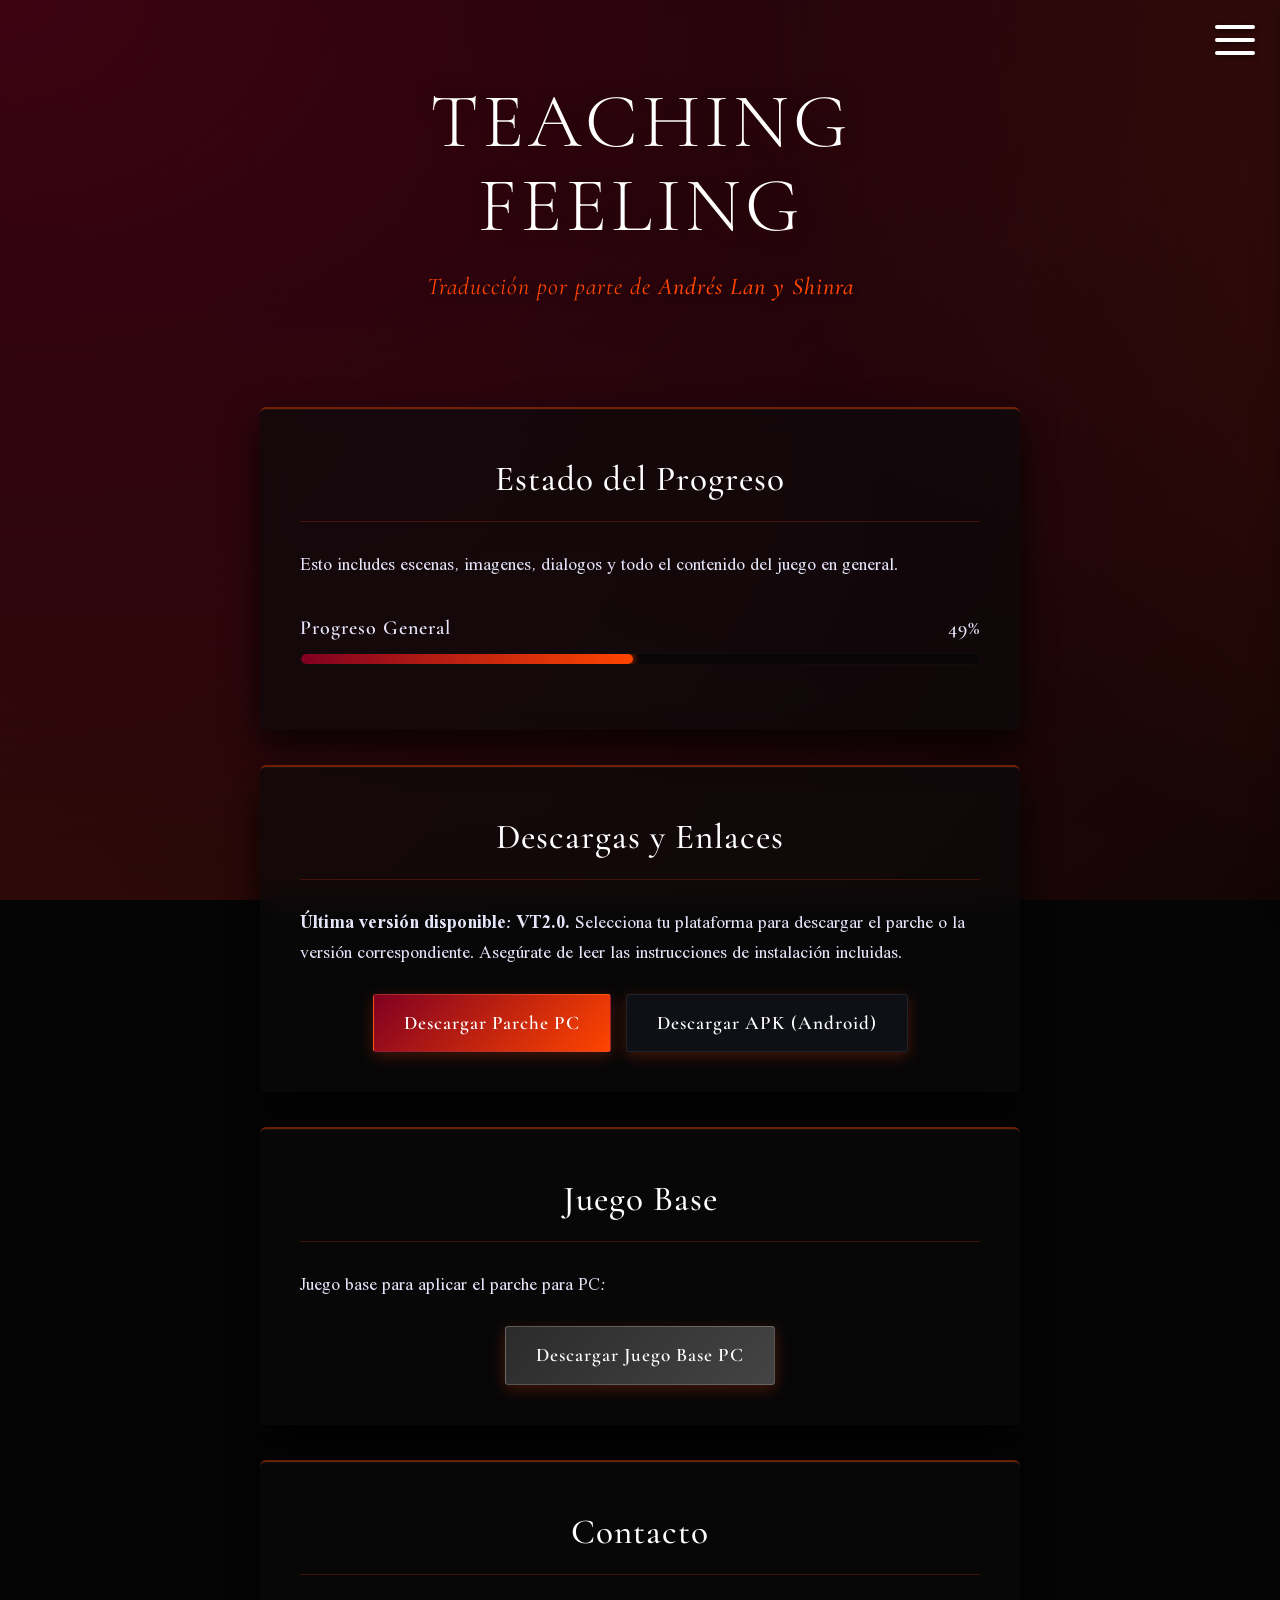
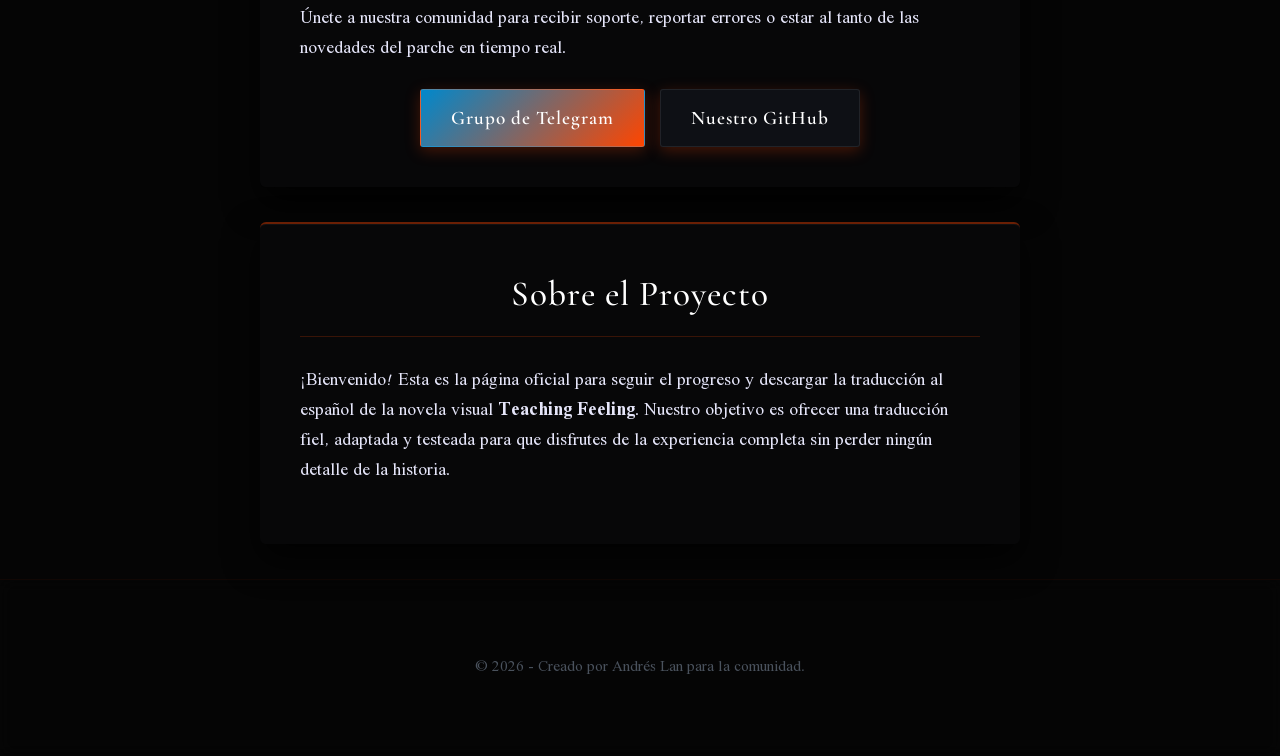
<file: index.html>
<!DOCTYPE html>
<html lang="es">
<head>
    <!-- ==========================================================================
       ⚙️ CONFIGURACIÓN METADATOS Y CONTROL MÓVIL
       ========================================================================== -->
    <meta charset="UTF-8">
    <meta name="viewport" content="width=device-width, initial-scale=1.0, maximum-scale=1.0, user-scalable=no">
    
    <meta property="og:title" content="Teaching Feeling - Traducción al Español por Andrés Lan y Shinra">
    <meta property="og:description" content="Progreso actual al 49%, descargas del parche para PC y APK de Android. ¡Comunidad oficial en español!">
    <meta property="og:url" content="https://andreslan327.github.io/Teaching-Feeling_5.0-Spanish/">
    <meta property="og:image" content="https://andreslan327.github.io/Teaching-Feeling_5.0-Spanish/preview.png">
    <meta property="og:type" content="website">

    <title>Teaching Feeling - Traducción al Español</title>
    <link rel="stylesheet" href="style.css">
    
    <style>
        header .subtitle a {
            color: var(--accent-color);
            text-decoration: none;
            font-weight: 500;
            transition: color 0.3s ease;
        }
        header .subtitle a:hover {
            color: #ffffff;
            text-shadow: 0 0 10px var(--accent-color);
        }
    </style>
</head>
<body>

    <!-- ==========================================================================
       🍔 BOTÓN TRES RAYITAS Y MENÚ DESPLEGABLE
       ========================================================================== -->
    <div class="menu-toggle" id="menuToggle">
        <span></span>
        <span></span>
        <span></span>
    </div>

    <nav class="sidebar-menu" id="sidebarMenu">
        <div class="menu-header">Navegación</div>
        <ul>
            <li><a href="index.html" class="active">Inicio</a></li>
            <li><a href="galery.html">Galería de Fotos</a></li>
            <li><a href="licence.html">Licencia</a></li>
        </ul>
    </nav>
    
    <div class="menu-overlay" id="menuOverlay"></div>

    <!-- ==========================================================================
       👑 ENCABEZADO PRINCIPAL
       ========================================================================== -->
    <header>
        <h1>Teaching Feeling</h1>
        <p class="subtitle">Traducción por parte de <a href="https://www.youtube.com/@andres_lan2969" target="_blank">Andrés Lan y Shinra</a></p>
    </header>

    <!-- ==========================================================================
       📦 CONTENEDOR DE CUADROS PRINCIPALES
       ========================================================================== -->
    <div class="container">

        <!-- 📊 CUADRO 1: ESTADO DEL PROGRESO -->
        <section id="progress">
            <h2>Estado del Progreso</h2>
            <p>Esto includes escenas, imagenes, dialogos y todo el contenido del juego en general.</p>
            
            <div class="progress-wrapper" style="margin-top: 30px;">
                <div class="progress-label">
                    <span class="highlight">Progreso General</span>
                    <span class="highlight">49%</span>
                </div>
                <div class="progress-bar-bg">
                    <div class="progress-bar-fill" style="width: 49%;"></div>
                </div>
            </div>
        </section>

        <!-- 📥 CUADRO 2: DESCARGAS Y ENLACES (PARCHES ACTUALIZADOS VT2.0) -->
        <section id="download">
            <h2>Descargas y Enlaces</h2>
            <p style="margin-bottom: 15px;"><strong>Última versión disponible: VT2.0.</strong> Selecciona tu plataforma para descargar el parche o la versión correspondiente. Asegúrate de leer las instrucciones de instalación incluidas.</p>
            <div class="btn-container">
                <a href="https://github.com/Andreslan327/Teaching-Feeling_5.0-Spanish/releases/download/VT2.0/TeachingFeeling_Spanish_Patch_VT2.0.zip" class="btn" target="_blank">Descargar Parche PC</a>
                <a href="https://download2388.mediafire.com/xrw2aewt4hugL1myqYc4m24K_lFUhEHc2mc3Mvq_heKAXQbD6YUf-btj7n6kgKDgbP67wtTXeB9D3a9RBpcR4tpdR4XtJ3J91yJUimbEkgJKYj4IJ5rumYG4FUSDOZWy8IsFoL67nNnYplD8oWgoWQ6eYOd4bpZRlcA60-9I5QZz/c6exymmckmnv1p4/Teaching+Feeling+5.0+espa%C3%B1ol.apk" class="btn btn-secondary" target="_blank">Descargar APK (Android)</a>
            </div>
        </section>

        <!-- 🎮 CUADRO 3: NUEVA SECCIÓN JUEGO BASE -->
        <section id="base-game">
            <h2>Juego Base</h2>
            <p style="margin-bottom: 15px;">Juego base para aplicar el parche para PC:</p>
            <div class="btn-container">
                <a href="https://download938.mediafire.com/ginh9jtq1klg6lejc2Kfh9UVuRDCXlPN-Xddw11SnQLim5rt9Yg2jh8zcW4z1oQ2ehKLTOpDvVVnqVOF9utJaq1GyONbITGdLvGNYp3M0sRpTHdS0L436333Lo4EzvZQcV7E3ba9mJFGCxg2_Yl_ag8iHjY02E_-F1pfLSXX_cjz/fl798dyw2dgef0u/Teaching+Feeling+5.0-Base-En.zip" class="btn" target="_blank" style="background: linear-gradient(135deg, #2b2b2b, #444444); border: 1px solid rgba(255, 255, 255, 0.2);">Descargar Juego Base PC</a>
            </div>
        </section>

        <!-- 💬 CUADRO 4: CONTACTO Y COMUNIDAD -->
        <section id="contact">
            <h2>Contacto</h2>
            <p>Únete a nuestra comunidad para recibir soporte, reportar errores o estar al tanto de las novedades del parche en tiempo real.</p>
            <div class="btn-container">
                <a href="https://t.me/+kTbMTQbJQuFhNDE5" class="btn" target="_blank" style="background: linear-gradient(135deg, #0088cc, var(--accent-color));">Grupo de Telegram</a>
                <a href="https://github.com/Andreslan327/Teaching-Feeling_5.0-Spanish" class="btn btn-secondary" target="_blank">Nuestro GitHub</a>
            </div>
        </section>

        <!-- 📜 CUADRO 5: SOBRE EL PROYECTO -->
        <section id="about">
            <h2>Sobre el Proyecto</h2>
            <p>¡Bienvenido! Esta es la página oficial para seguir el progreso y descargar la traducción al español de la novela visual <strong>Teaching Feeling</strong>. Nuestro objetivo es ofrecer una traducción fiel, adaptada y testeada para que disfrutes de la experiencia completa sin perder ningún detalle de la historia.</p>
        </section>

    </div>

    <!-- ==========================================================================
       🩸 PIE DE PÁGINA
       ========================================================================== -->
    <footer>
        <p>&copy; 2026 - Creado por Andrés Lan para la comunidad.</p>
    </footer>

    <!-- ==========================================================================
       🕹️ SCRIPT INTERACTIVO PARA EL MENÚ
       ========================================================================== -->
    <script>
        const menuToggle = document.getElementById('menuToggle');
        const sidebarMenu = document.getElementById('sidebarMenu');
        const menuOverlay = document.getElementById('menuOverlay');

        menuToggle.addEventListener('click', () => {
            menuToggle.classList.toggle('open');
            sidebarMenu.classList.toggle('open');
            menuOverlay.classList.toggle('open');
        });

        menuOverlay.addEventListener('click', () => {
            menuToggle.classList.remove('open');
            sidebarMenu.classList.remove('open');
            menuOverlay.classList.remove('open');
        });
    </script>

</body>
</html>
</file>
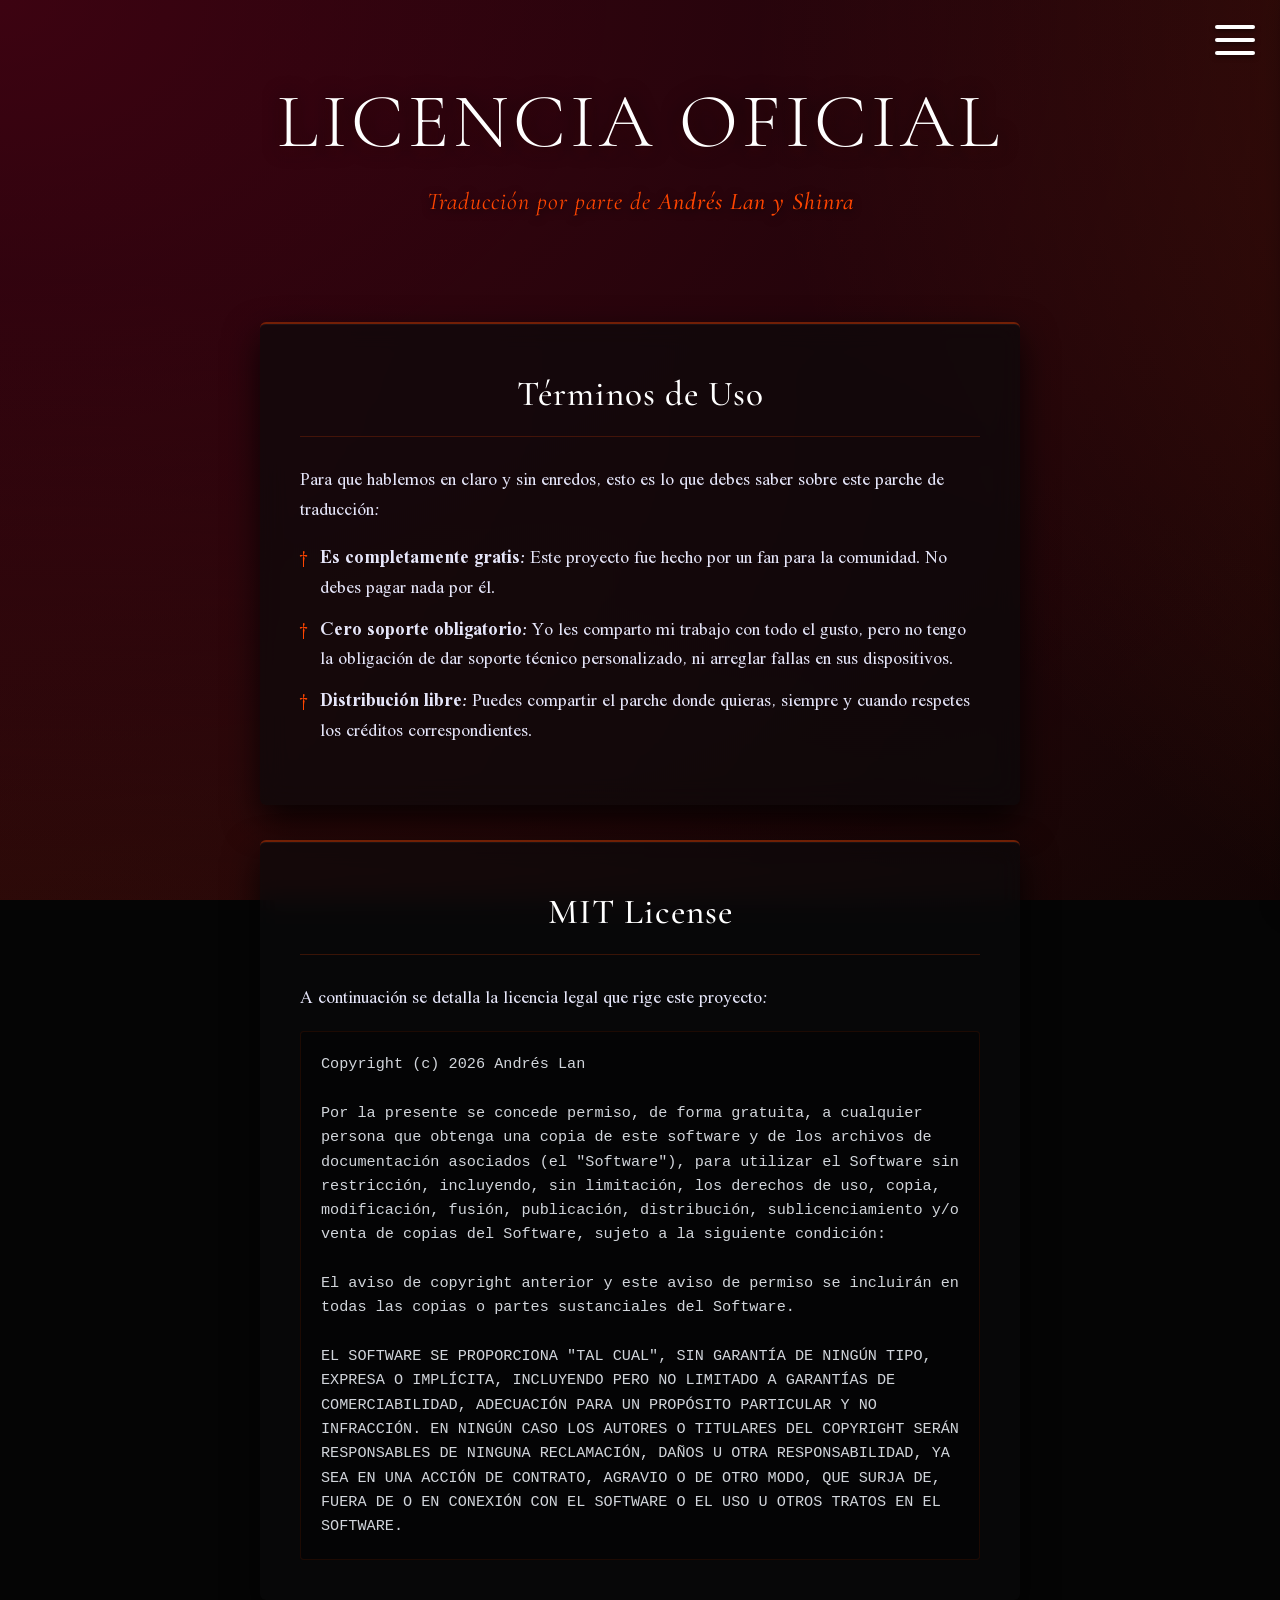
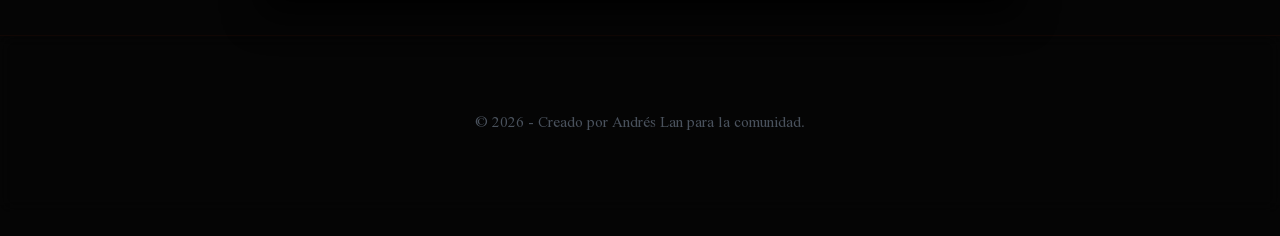
<file: licence.html>
<!DOCTYPE html>
<html lang="es">
<head>
    <meta charset="UTF-8">
    <meta name="viewport" content="width=device-width, initial-scale=1.0, maximum-scale=1.0, user-scalable=no">
    
    <meta property="og:title" content="Licencia Oficial - Teaching Feeling Spanish">
    <meta property="og:description" content="Términos de uso y exención de responsabilidad de la traducción por Andrés Lan y Shinra.">
    <meta property="og:url" content="https://andreslan327.github.io/Teaching-Feeling_5.0-Spanish/licence.html">
    <meta property="og:image" content="https://andreslan327.github.io/Teaching-Feeling_5.0-Spanish/preview.png">
    <meta property="og:type" content="website">

    <title>Licencia - Teaching Feeling Spanish</title>
    <link rel="stylesheet" href="style.css">
    
    <style>
        header .subtitle a {
            color: var(--accent-color);
            text-decoration: none;
            font-weight: 500;
            transition: color 0.3s ease;
        }
        header .subtitle a:hover {
            color: #ffffff;
            text-shadow: 0 0 10px var(--accent-color);
        }
        /* Estilo especial para que el texto legal de la licencia resalte en bloque */
        .legal-text {
            font-family: monospace;
            background-color: rgba(0, 0, 0, 0.4);
            padding: 20px;
            border-radius: 4px;
            border: 1px solid rgba(255, 69, 0, 0.1);
            color: #d1d5db;
            font-size: 0.95rem;
            line-height: 1.6;
            white-space: pre-wrap; /* Mantiene los saltos de línea del texto legal */
        }
    </style>
</head>
<body>

    <div class="menu-toggle" id="menuToggle">
        <span></span>
        <span></span>
        <span></span>
    </div>

    <nav class="sidebar-menu" id="sidebarMenu">
        <div class="menu-header">Navegación</div>
        <ul>
            <li><a href="index.html">Inicio</a></li>
            <li><a href="galery.html">Galería de Fotos</a></li>
            <li><a href="licence.html" class="active">Licencia</a></li> 
        </ul>
    </nav>
    
    <div class="menu-overlay" id="menuOverlay"></div>

    <header>
        <h1>Licencia Oficial</h1>
        <p class="subtitle">Traducción por parte de <a href="https://www.youtube.com/@andres_lan2969" target="_blank">Andrés Lan y Shinra</a></p>
    </header>

    <div class="container">

        <section id="explication">
            <h2>Términos de Uso</h2>
            <p>Para que hablemos en claro y sin enredos, esto es lo que debes saber sobre este parche de traducción:</p>
            <ul>
                <li><strong>Es completamente gratis:</strong> Este proyecto fue hecho por un fan para la comunidad. No debes pagar nada por él.</li>
                <li><strong>Cero soporte obligatorio:</strong> Yo les comparto mi trabajo con todo el gusto, pero no tengo la obligación de dar soporte técnico personalizado, ni arreglar fallas en sus dispositivos.</li>
                <li><strong>Distribución libre:</strong> Puedes compartir el parche donde quieras, siempre y cuando respetes los créditos correspondientes.</li>
            </ul>
        </section>

        <section id="mit-text">
            <h2>MIT License</h2>
            <p>A continuación se detalla la licencia legal que rige este proyecto:</p>
            
            <div class="legal-text">Copyright (c) 2026 Andrés Lan

Por la presente se concede permiso, de forma gratuita, a cualquier persona que obtenga una copia de este software y de los archivos de documentación asociados (el "Software"), para utilizar el Software sin restricción, incluyendo, sin limitación, los derechos de uso, copia, modificación, fusión, publicación, distribución, sublicenciamiento y/o venta de copias del Software, sujeto a la siguiente condición:

El aviso de copyright anterior y este aviso de permiso se incluirán en todas las copias o partes sustanciales del Software.

EL SOFTWARE SE PROPORCIONA "TAL CUAL", SIN GARANTÍA DE NINGÚN TIPO, EXPRESA O IMPLÍCITA, INCLUYENDO PERO NO LIMITADO A GARANTÍAS DE COMERCIABILIDAD, ADECUACIÓN PARA UN PROPÓSITO PARTICULAR Y NO INFRACCIÓN. EN NINGÚN CASO LOS AUTORES O TITULARES DEL COPYRIGHT SERÁN RESPONSABLES DE NINGUNA RECLAMACIÓN, DAÑOS U OTRA RESPONSABILIDAD, YA SEA EN UNA ACCIÓN DE CONTRATO, AGRAVIO O DE OTRO MODO, QUE SURJA DE, FUERA DE O EN CONEXIÓN CON EL SOFTWARE O EL USO U OTROS TRATOS EN EL SOFTWARE.</div>
        </section>

    </div>

    <footer>
        <p>&copy; 2026 - Creado por Andrés Lan para la comunidad.</p>
    </footer>

    <script>
        const menuToggle = document.getElementById('menuToggle');
        const sidebarMenu = document.getElementById('sidebarMenu');
        const menuOverlay = document.getElementById('menuOverlay');

        menuToggle.addEventListener('click', () => {
            menuToggle.classList.toggle('open');
            sidebarMenu.classList.toggle('open');
            menuOverlay.classList.toggle('open');
        });

        menuOverlay.addEventListener('click', () => {
            menuToggle.classList.remove('open');
            sidebarMenu.classList.remove('open');
            menuOverlay.classList.remove('open');
        });
    </script>

</body>
</html>
</file>
<file: style.css>
/* --- IMPORTACIÓN DE FUENTES DESDE GOOGLE FONTS --- */
@import url('https://fonts.googleapis.com/css2?family=Cormorant+Garamond:ital,wght@0,300..700;1,300..700&family=Tai+Heritage+Pro:wght@400;700&display=swap');

/* --- CONFIGURACIÓN DE VARIABLES --- */
:root {
    --card-bg: rgba(10, 10, 12, 0.65); 
    --accent-color: #ff4500;       
    --accent-blood: #800020;       
    --text-color: #e6e6fa;
    --text-muted: #9fa8b3;
}

/* --- BLINDAJE ABSOLUTO ANTI-DESBORDE Y CENTRADO --- */
html, body {
    width: 100%;
    max-width: 100%;
    margin: 0;
    padding: 0;
    overflow-x: hidden; 
    box-sizing: border-box;
    scroll-behavior: smooth;
}

*, *:before, *:after {
    box-sizing: inherit;
}

body {
    font-family: 'Tai Heritage Pro', serif;
    color: var(--text-color);
    line-height: 1.7;
    font-size: 1.1rem;
    min-height: 100vh;
    background-color: #050505; 
    
    /* Configuración de alineación central para el body */
    display: flex;
    flex-direction: column;
    align-items: center;
    justify-content: flex-start;
    text-align: center; 
    
    /* Fondo animado líquido */
    background-image: 
        radial-gradient(at 0% 0%, rgba(128, 0, 32, 0.45) 0px, transparent 50%),   
        radial-gradient(at 100% 0%, rgba(255, 69, 0, 0.35) 0px, transparent 50%), 
        radial-gradient(at 50% 50%, rgba(20, 5, 5, 0.9) 0px, transparent 100%),   
        radial-gradient(at 0% 100%, rgba(255, 69, 0, 0.3) 0px, transparent 60%),  
        radial-gradient(at 100% 100%, rgba(140, 10, 10, 0.5) 0px, transparent 50%);
    
    background-size: 200% 200%;
    background-attachment: fixed;
    animation: fluidoMaligno 18s ease infinite alternate;
}

@keyframes fluidoMaligno {
    0% { background-position: 0% 50%; }
    50% { background-position: 100% 50%; }
    100% { background-position: 50% 100%; }
}

/* --- CONTENEDOR CENTRAL CONTROLADO --- */
.container {
    width: 100%;
    max-width: 800px; 
    padding: 0 20px;
    position: relative;
    z-index: 2;
}

/* --- ENCABEZADO CENTRADO TOTAL CON APARICIÓN SUAVE --- */
header {
    width: 100%;
    max-width: 800px;
    padding: 80px 20px 40px 20px;
    position: relative;
    z-index: 2;
    margin: 0 auto;
    animation: entradaHeader 1s cubic-bezier(0.21, 1.02, 0.43, 1.01) forwards;
}

@keyframes entradaHeader {
    0% {
        opacity: 0;
        transform: translateY(-20px);
        filter: blur(8px);
    }
    100% {
        opacity: 1;
        transform: translateY(0);
        filter: blur(0);
    }
}

header h1 {
    font-family: 'Cormorant Garamond', serif;
    font-size: 4.8rem; 
    font-weight: 300;
    letter-spacing: 4px;
    margin: 0;
    color: #ffffff;
    line-height: 1.1;
    text-transform: uppercase;
    text-shadow: 0 0 20px rgba(0, 0, 0, 0.9), 0 5px 15px rgba(128, 0, 32, 0.4);
}

header .subtitle {
    font-family: 'Cormorant Garamond', serif;
    font-style: italic;
    color: var(--accent-color);
    font-size: 1.5rem;
    margin-top: 18px;
    letter-spacing: 1px;
    text-shadow: 0 2px 8px rgba(0,0,0,0.8);
}

/* --- TARJETAS CON REVELADO PROGRESIVO E ILUMINACIÓN LÍQUIDA (NIVEL DIOS) --- */
section {
    background-color: var(--card-bg);
    padding: 40px;
    margin: 35px 0;
    border-radius: 6px;
    border-top: 2px solid rgba(255, 69, 0, 0.4); /* Base inicial más sutil para notar el cambio */
    backdrop-filter: blur(12px); 
    -webkit-backdrop-filter: blur(12px);
    box-shadow: 0 15px 35px rgba(0, 0, 0, 0.8), inset 0 1px 1px rgba(255, 255, 255, 0.05);
    text-align: left; 
    
    /* Animación de scroll pura sin blur */
    view-transition-name: card-reveal;
    animation: revealOnScroll linear both;
    animation-timeline: view();
    animation-range: entry 0% cover 25%;
    
    /* ⚙️ El secreto físico: Curva cubic-bezier extendida a 0.6s para máxima suavidad */
    transition: box-shadow 0.6s cubic-bezier(0.16, 1, 0.3, 1), 
                border-top-color 0.6s cubic-bezier(0.16, 1, 0.3, 1), 
                transform 0.6s cubic-bezier(0.16, 1, 0.3, 1);
}

/* Efecto hover interactivo: Se ilumina el borde y expande un aura gótica mela */
section:hover {
    transform: translateY(-5px);
    border-top-color: #ffffff; /* El borde se enciende en blanco puro de forma ultra suave */
    box-shadow: 0 25px 50px rgba(128, 0, 32, 0.5), 
                0 0 20px rgba(255, 69, 0, 0.2), 
                0 5px 15px rgba(0, 0, 0, 0.7), 
                inset 0 1px 2px rgba(255, 255, 255, 0.15);
}

@keyframes revealOnScroll {
    0% {
        opacity: 0;
        transform: translateY(30px) scale(0.98);
    }
    100% {
        opacity: 1;
        transform: translateY(0) scale(1);
    }
}

section h2 {
    font-family: 'Cormorant Garamond', serif;
    font-size: 2.2rem;
    font-weight: 500;
    margin-top: 0;
    border-bottom: 1px solid rgba(255, 69, 0, 0.2);
    padding-bottom: 12px;
    color: #ffffff;
    letter-spacing: 1px;
    text-align: center; 
}

/* --- BARRAS DE PROGRESO --- */
.highlight {
    font-family: 'Cormorant Garamond', serif;
    font-size: 1.25rem;
    font-weight: 600;
    letter-spacing: 1px;
}

.progress-wrapper {
    margin-bottom: 25px;
}

.progress-label {
    display: flex;
    justify-content: space-between;
    margin-bottom: 8px;
}

.progress-bar-bg {
    background-color: rgba(5, 5, 7, 0.8);
    height: 12px;
    border-radius: 6px;
    overflow: hidden;
    border: 1px solid rgba(255, 255, 255, 0.03);
}

.progress-bar-fill {
    background: linear-gradient(90deg, var(--accent-blood), var(--accent-color));
    height: 100%;
    border-radius: 6px;
    box-shadow: 0 0 8px var(--accent-color);
}

/* --- BOTONES DINÁMICOS CON RESPUESTA PREMIUM --- */
.btn-container {
    display: flex;
    gap: 15px;
    flex-wrap: wrap;
    justify-content: center; 
    margin-top: 25px;
}

.btn {
    font-family: 'Cormorant Garamond', serif;
    font-size: 1.2rem;
    font-weight: 600;
    background: linear-gradient(135deg, var(--accent-blood), var(--accent-color));
    color: #ffffff;
    padding: 12px 30px;
    text-decoration: none;
    border-radius: 3px;
    transition: all 0.5s cubic-bezier(0.16, 1, 0.3, 1);
    letter-spacing: 1px;
    box-shadow: 0 4px 15px rgba(255, 69, 0, 0.25);
    border: 1px solid rgba(255, 255, 255, 0.1);
    position: relative;
}

.btn:hover {
    transform: translateY(-3px) scale(1.02);
    box-shadow: 0 8px 25px rgba(255, 69, 0, 0.55), 0 0 15px rgba(255, 255, 255, 0.15);
    border-color: #ffffff;
}

.btn:active {
    transform: translateY(-1px) scale(0.99);
}

.btn-secondary {
    background: rgba(20, 24, 33, 0.6);
    border: 1px solid rgba(255, 255, 255, 0.08);
}

.btn-secondary:hover {
    background: rgba(35, 42, 56, 0.8);
}

/* --- LISTAS --- */
ul {
    list-style-type: none;
    padding-left: 0;
}

li {
    margin-bottom: 12px;
    position: relative;
    padding-left: 20px;
}

li::before {
    content: "†";
    color: var(--accent-color);
    position: absolute;
    left: 0;
    top: 0;
    font-size: 1.1rem;
}

.version-tag {
    font-family: 'Cormorant Garamond', serif;
    color: #ffffff;
    background-color: var(--accent-blood);
    padding: 3px 12px;
    border-radius: 3px;
    font-size: 1rem;
    font-weight: 700;
    border: 1px solid var(--accent-color);
}

/* --- FOOTER CENTRADO --- */
footer {
    width: 100%;
    text-align: center;
    padding: 60px 20px;
    color: #4a525d;
    font-size: 0.95rem;
    border-top: 1px solid rgba(255, 69, 0, 0.05);
    background-color: rgba(5, 5, 5, 0.6);
    backdrop-filter: blur(8px);
}

/* ==========================================================================
   🛠️ OPTIMIZACIÓN MÓVIL Y ADAPTACIÓN DE RANGOS MELA
   ========================================================================== */
@media (max-width: 768px) {
    body {
        font-size: 1rem;
    }

    .container {
        padding: 0 12px; 
    }

    header {
        padding: 50px 10px 25px 10px;
    }

    header h1 {
        font-size: 2.4rem; 
        letter-spacing: 2px;
        line-height: 1.2;
    }

    header .subtitle {
        font-size: 1.1rem;
        margin-top: 12px;
    }

    section {
        padding: 22px;   
        margin: 25px 0;  
        animation-range: entry 0% cover 18%; 
    }

    section h2 {
        font-size: 1.6rem; 
    }

    .btn-container {
        gap: 12px;
        width: 100%;
    }

    .btn {
        width: 100%; 
        box-sizing: border-box;
    }
}

/* ==========================================================================
   🍔 ESTILOS DEL MENÚ HAMBURGUESA FLUIDO
   ========================================================================== */
.menu-toggle {
    position: fixed;
    top: 25px;
    right: 25px;
    width: 40px;
    height: 30px;
    z-index: 100;
    cursor: pointer;
    display: flex;
    flex-direction: column;
    justify-content: space-between;
}

.menu-toggle span {
    display: block;
    width: 100%;
    height: 4px;
    background-color: #ffffff;
    border-radius: 2px;
    transition: all 0.4s cubic-bezier(0.16, 1, 0.3, 1);
    box-shadow: 0 2px 5px rgba(0,0,0,0.5);
}

.menu-toggle.open span:nth-child(1) {
    transform: translateY(13px) rotate(45deg);
    background-color: var(--accent-color);
}
.menu-toggle.open span:nth-child(2) {
    opacity: 0;
}
.menu-toggle.open span:nth-child(3) {
    transform: translateY(-13px) rotate(-45deg);
    background-color: var(--accent-color);
}

.sidebar-menu {
    position: fixed;
    top: 0;
    right: -300px; 
    width: 280px;
    height: 100vh;
    background-color: rgba(10, 10, 12, 0.9); 
    backdrop-filter: blur(20px);
    -webkit-backdrop-filter: blur(20px);
    box-shadow: -5px 0 30px rgba(0, 0, 0, 0.8);
    z-index: 99;
    transition: right 0.4s cubic-bezier(0.16, 1, 0.3, 1);
    padding: 80px 30px;
    box-sizing: border-box;
    border-left: 2px solid var(--accent-blood);
}

.sidebar-menu.open {
    right: 0; 
}

.menu-header {
    font-family: 'Cormorant Garamond', serif;
    font-size: 2rem;
    color: #ffffff;
    border-bottom: 1px solid rgba(255, 69, 0, 0.2);
    padding-bottom: 10px;
    margin-bottom: 30px;
    letter-spacing: 2px;
    text-transform: uppercase;
}

.sidebar-menu ul {
    list-style: none;
    padding: 0;
    margin: 0;
}

.sidebar-menu li {
    margin-bottom: 25px;
    padding-left: 0;
}

.sidebar-menu li::before {
    content: ""; 
}

.sidebar-menu a {
    font-family: 'Cormorant Garamond', serif;
    font-size: 1.4rem;
    color: var(--text-color);
    text-decoration: none;
    letter-spacing: 1px;
    transition: all 0.3s ease;
    display: block;
}

.sidebar-menu a:hover, 
.sidebar-menu a.active {
    color: var(--accent-color);
    padding-left: 10px; 
    text-shadow: 0 0 10px rgba(255, 69, 0, 0.4);
}

.menu-overlay {
    position: fixed;
    top: 0;
    left: 0;
    width: 100vw;
    height: 100vh;
    background-color: rgba(0, 0, 0, 0.5);
    z-index: 98;
    opacity: 0;
    pointer-events: none;
    transition: opacity 0.4s ease;
}

.menu-overlay.open {
    opacity: 1;
    pointer-events: auto;
}

@media (max-width: 768px) {
    .menu-toggle {
        top: 20px;
        right: 20px;
        width: 35px;
        height: 25px;
    }
    .menu-toggle.open span:nth-child(1) { transform: translateY(10px) rotate(45deg); }
    .menu-toggle.open span:nth-child(3) { transform: translateY(-11px) rotate(-45deg); }
    
    .sidebar-menu {
        width: 240px;
    }
}
</file>
